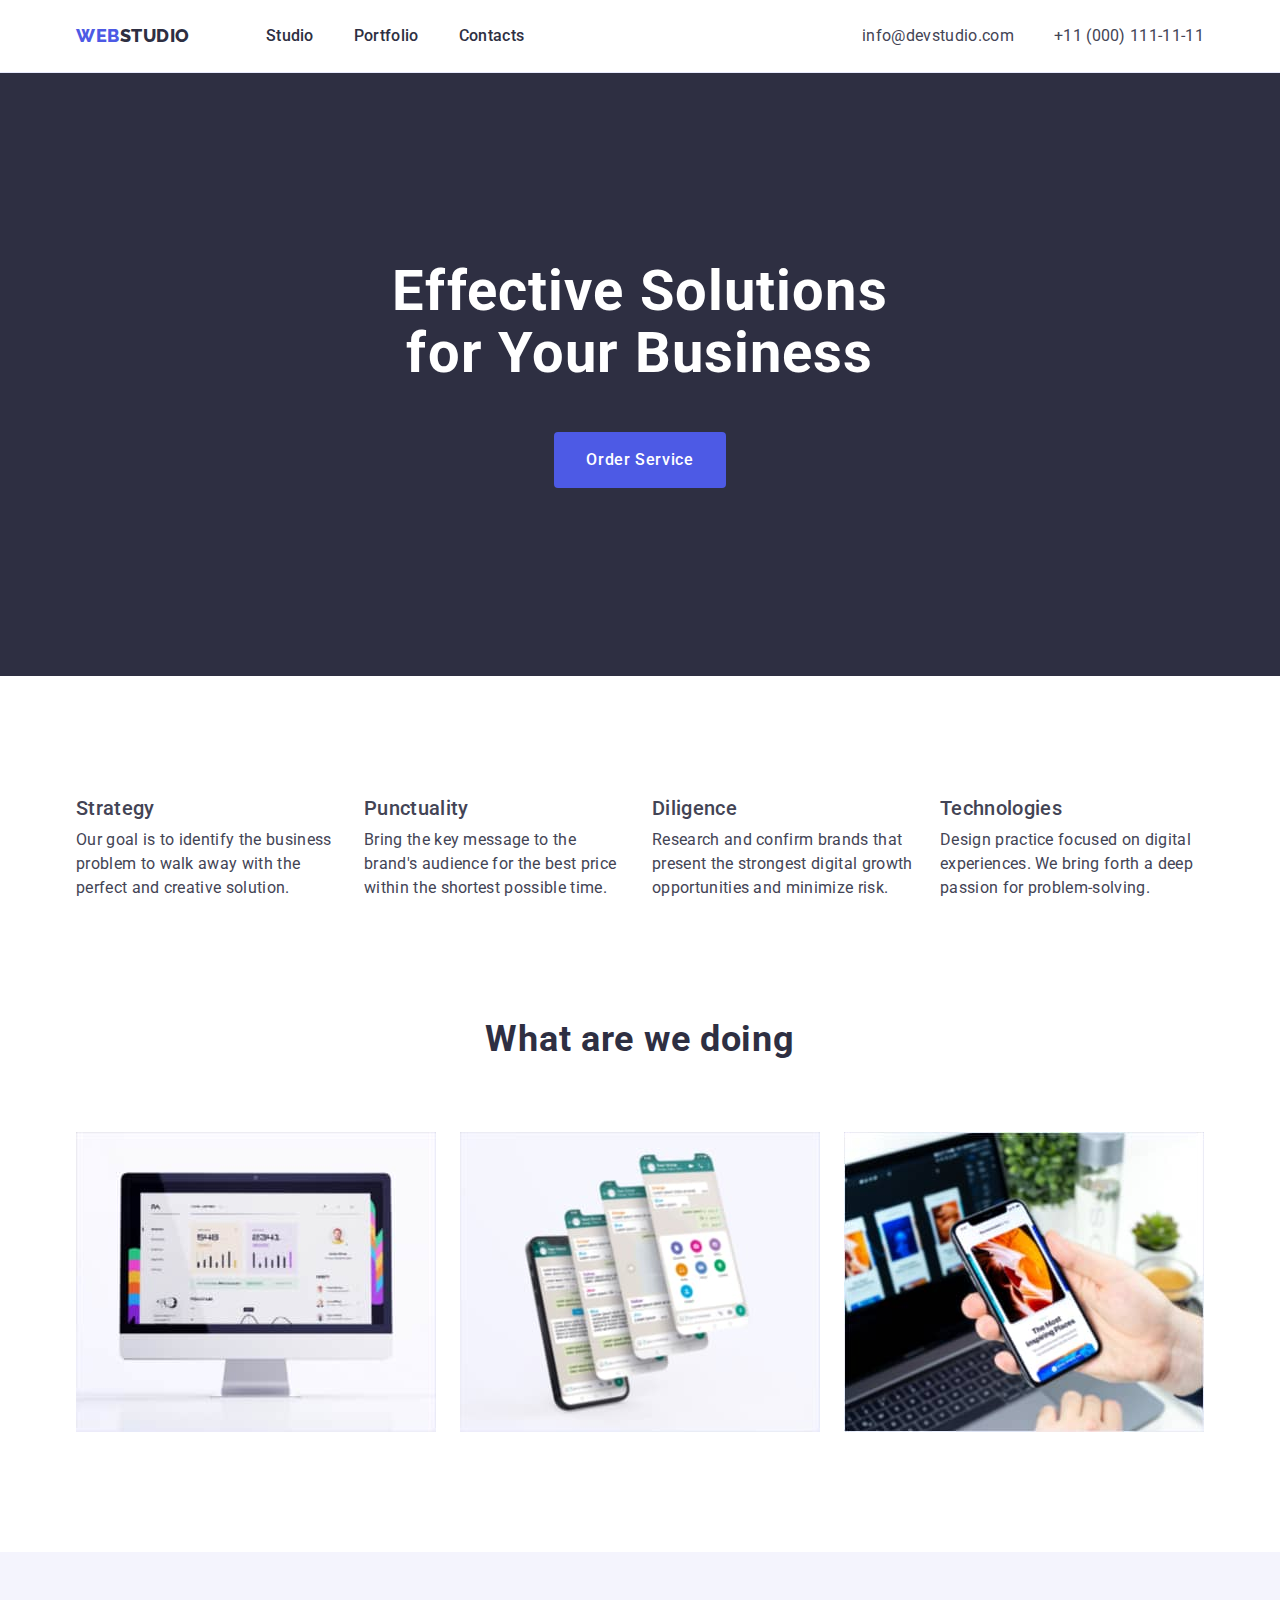
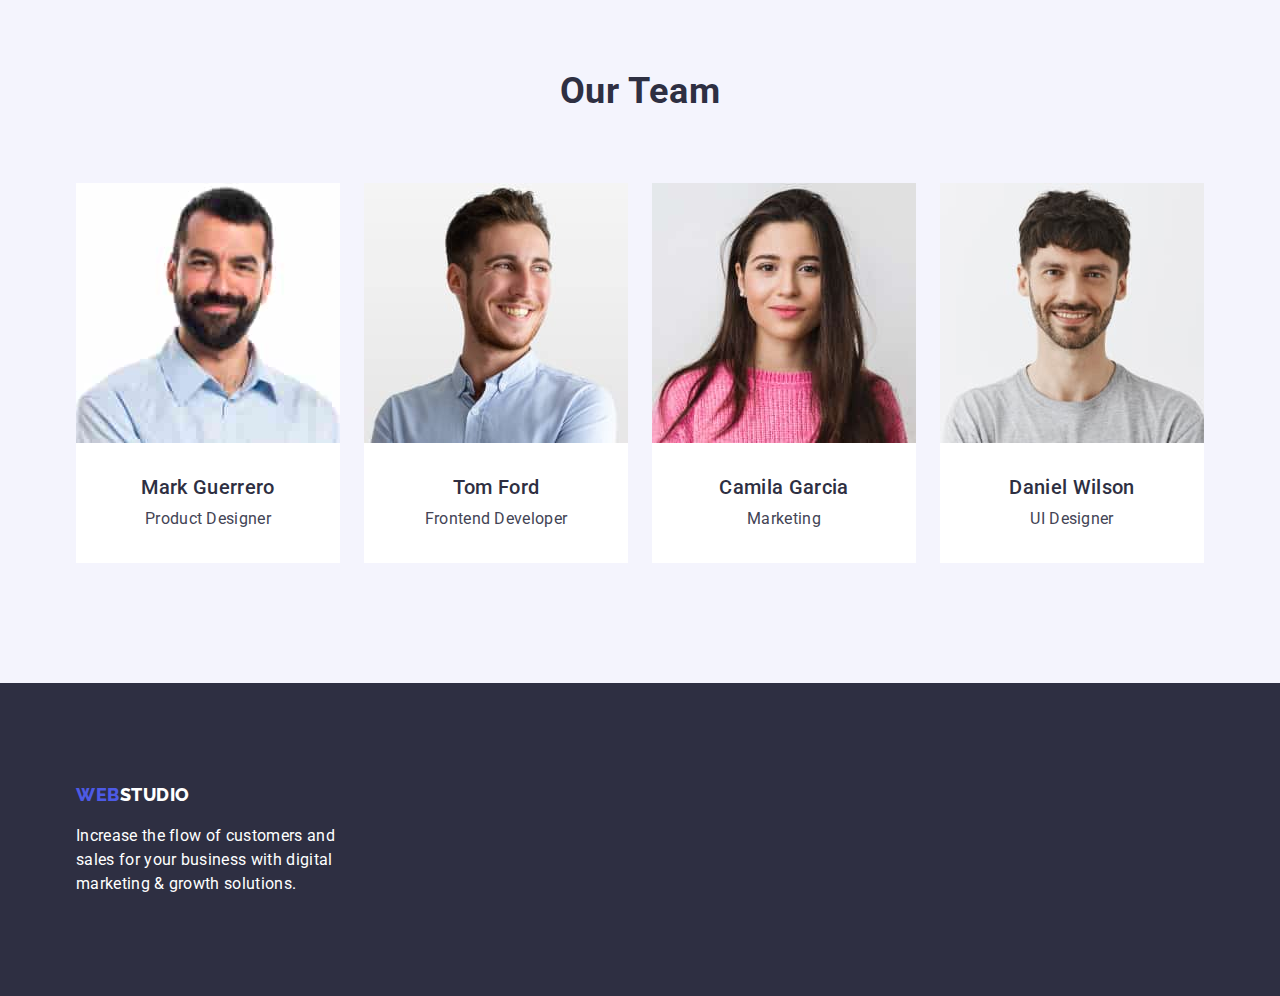
<file: index.html>
<!DOCTYPE html>
<html lang="en">
  <head>
    <meta charset="UTF-8" />
    <meta http-equiv="X-UA-Compatible" content="IE=edge" />
    <meta name="viewport" content="width=device-width, initial-scale=1.0" />
    <title>WebStudio</title>

    <link
      href="https://fonts.googleapis.com/css2?family=Raleway:wght@800&family=Roboto+Condensed&family=Roboto:wght@400;500;700&display=swap"
      rel="stylesheet"
    />
    <link
      rel="stylesheet"
      href="https://cdnjs.cloudflare.com/ajax/libs/modern-normalize/1.1.0/modern-normalize.min.css"
    />
    <link rel="stylesheet" href="./css/style.css" />
  </head>
  <body>
    <header class="page-hader">
      <!--navigation-->
      <div class="container">
        <div class="header-section">
          <nav class="nav-block">
            <a href="./index.html" class="logo"
              ><span class="logo-part">Web</span>Studio</a
            >
            <ul class="navbar">
              <li class="navbar-list item list">
                <a href="./index.html" class="navbar-link">Studio</a>
              </li>
              <li class="navbar-list item list">
                <a href="./portfolio.html" class="navbar-link">Portfolio</a>
              </li>
              <li class="navbar-list item list">
                <a href="" class="navbar-link">Contacts</a>
              </li>
            </ul>
          </nav>

          <address class="address">
            <ul class="address-block">
              <li class="contacts-list item list">
                <a href="mailto:info@devstudio.com" class="contacts-mail"
                  >info@devstudio.com</a
                >
              </li>
              <li class="contacts-list item list">
                <a href="tel:+110001111111" class="contacts-tel"
                  >+11 (000) 111-11-11</a
                >
              </li>
            </ul>
          </address>
        </div>
      </div>
    </header>

    <!--main informarion, hero-->
    <main>
      <section class="hero-page">
        <div class="container">
          <h1 class="hero-title">
            Effective Solutions <br />
            for Your Business
          </h1>
          <button class="hero-btn" type="button">Order Service</button>
        </div>
      </section>

      <!--Features-->

      <section class="features-block">
        <div class="container">
          <h2 class="visually-hidden">Features</h2>
          <ul class="features">
            <li class="features-list item list">
              <h3 class="features-title title">Strategy</h3>

              <p class="features-text">
                Our goal is to identify the business problem to walk away with
                the perfect and creative solution.
              </p>
            </li>
            <li class="features-list item list">
              <h3 class="features-title title">Punctuality</h3>

              <p class="features-text">
                Bring the key message to the brand's audience for the best price
                within the shortest possible time.
              </p>
            </li>
            <li class="features-list item list">
              <h3 class="features-title title">Diligence</h3>
              <p class="features-text">
                Research and confirm brands that present the strongest digital
                growth opportunities and minimize risk.
              </p>
            </li>
            <li class="features-list item list">
              <h3 class="features-title title">Technologies</h3>

              <p class="features-text">
                Design practice focused on digital experiences. We bring forth a
                deep passion for problem-solving.
              </p>
            </li>
          </ul>
        </div>
      </section>

      <!--competence-->

      <section>
        <div class="container">
          <div class="work-image">
            <h2 class="work-title title">What are we doing</h2>
            <ul class="image-set">
              <li class="work-list item list">
                <img
                  src="./images/new_images/photo1.jpg"
                  width="360"
                  height="300"
                  alt="computer monitor"
                />
              </li>
              <li class="work-list item list">
                <img
                  src="./images/new_images/photo2.jpg"
                  width="360"
                  height="300"
                  alt="slides"
                />
              </li>
              <li class="work-list item list">
                <img
                  src="./images/new_images/photo3.jpg"
                  width="360"
                  height="300"
                  alt="phone in hand"
                />
              </li>
            </ul>
          </div>
        </div>
      </section>

      <!--team-->

      <section class="team-section">
        <div class="container">
          <div class="team">
            <h2 class="team-title">Our Team</h2>
            <ul class="team-list list">
              <li class="team-block item">
                <img
                  src="./images/team/Mark.jpg"
                  width="264"
                  alt="Mark Guerrero Product Designer"
                  class="team-image"
                />
                <div class="team-content">
                  <h3 class="team-member title">Mark Guerrero</h3>
                  <p class="team-text">Product Designer</p>
                </div>
              </li>

              <li class="team-block item">
                <img src="./images/team/Tom.jpg" width="264" alt="Tom Ford" />

                <div class="team-content">
                  <h3 class="team-member title">Tom Ford</h3>
                  <p class="team-text">Frontend Developer</p>
                </div>
              </li>

              <li class="team-block item">
                <img
                  src="./images/team/Camila.jpg"
                  width="264"
                  alt="Camila Garcia Marketing"
                />
                <div class="team-content">
                  <h3 class="team-member title">Camila Garcia</h3>
                  <p class="team-text">Marketing</p>
                </div>
              </li>

              <li class="team-block item">
                <img
                  src="./images/team/Daniel.jpg"
                  width="264"
                  alt="Tom Ford Frontend Developer"
                />
                <div class="team-content">
                  <h3 class="team-member title" title>Daniel Wilson</h3>
                  <p class="team-text">UI Designer</p>
                </div>
              </li>
            </ul>
          </div>
        </div>
      </section>
    </main>

    <!--footer-->

    <footer class="footer">
      <div class="container">
        <div class="footer-block">
          <div class="footer-logo">
            <a href="./index.html" class="logo"
              ><span class="logo-part">Web</span
              ><span class="logo-second">Studio</span></a
            >
          </div>
          <p class="footer-text">
            Increase the flow of customers and sales for your business with
            digital marketing & growth solutions.
          </p>
        </div>
      </div>
    </footer>
  </body>
</html>
</file>
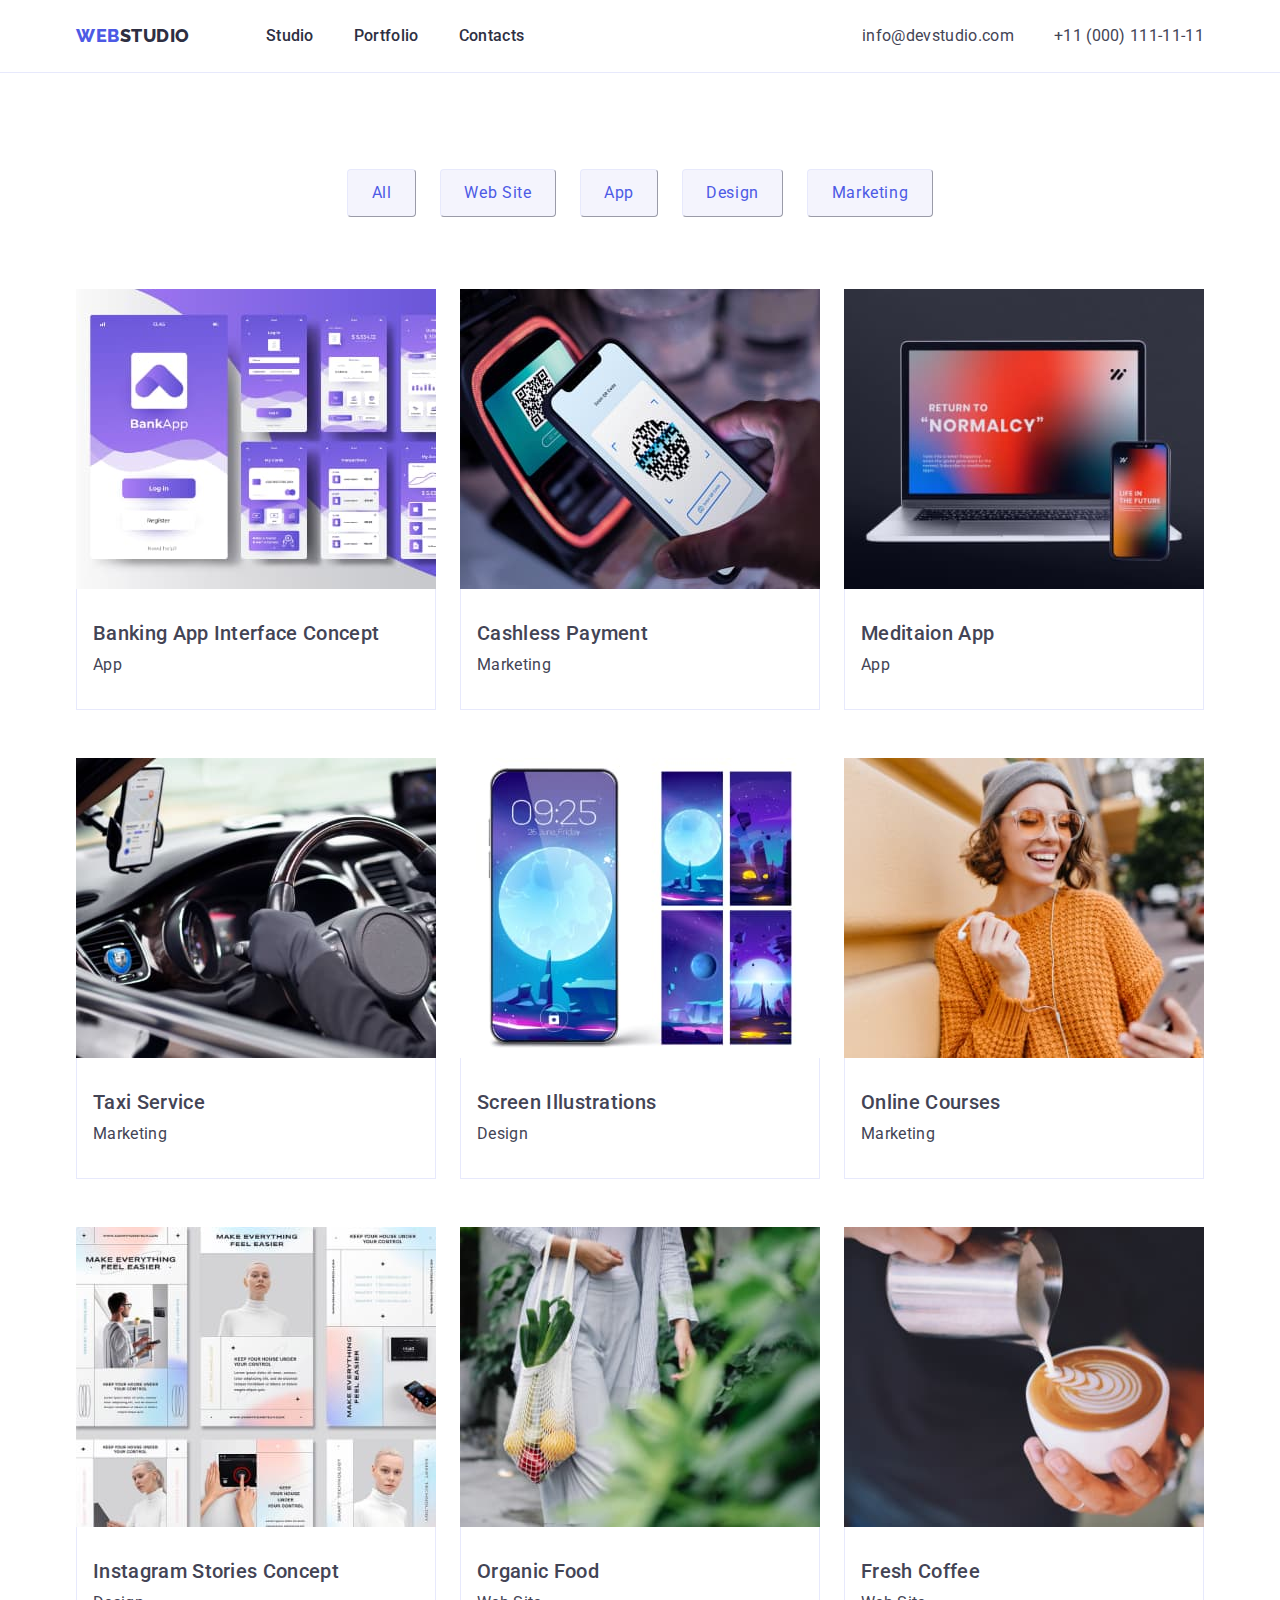
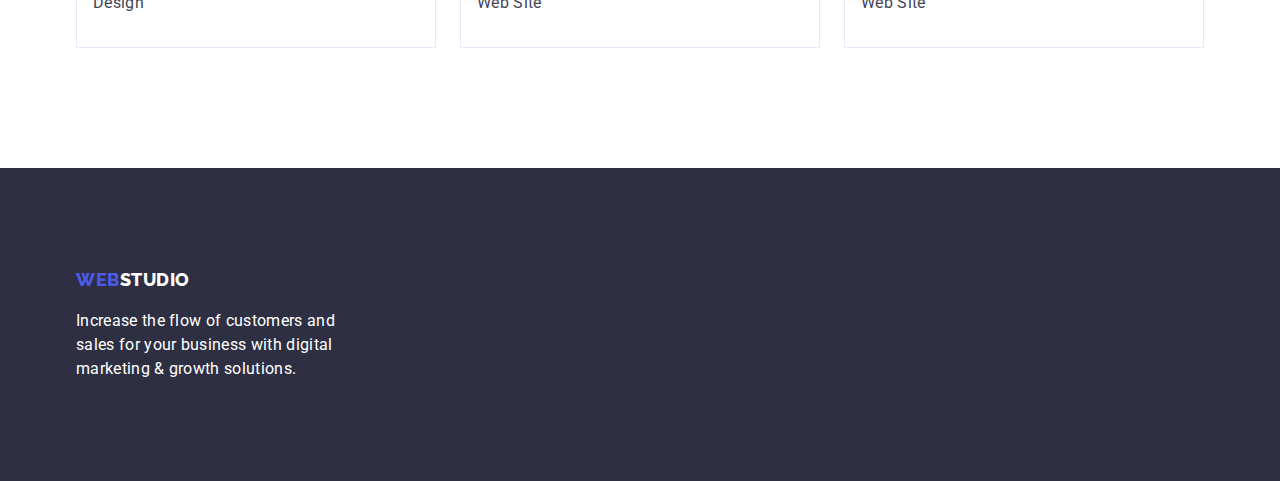
<file: portfolio.html>
<!DOCTYPE html>
<html lang="en">
  <head>
    <meta charset="UTF-8" />
    <meta http-equiv="X-UA-Compatible" content="IE=edge" />
    <meta name="viewport" content="width=device-width, initial-scale=1.0" />
    <title>Portfolio</title>
    <link
      href="https://fonts.googleapis.com/css2?family=Raleway:wght@800&family=Roboto+Condensed&family=Roboto:wght@400;500;700&display=swap"
      rel="stylesheet"
    />
    <link
      rel="stylesheet"
      href="https://cdnjs.cloudflare.com/ajax/libs/modern-normalize/1.1.0/modern-normalize.min.css"
    />
    <link rel="stylesheet" href="./css/style.css" />
  </head>
  <body>
    <header class="page-hader">
      <!--navigation-->
      <div class="container">
        <div class="header-section">
          <nav class="nav-block">
            <a href="./index.html" class="logo"
              ><span class="logo-part">Web</span>Studio</a
            >
            <ul class="navbar">
              <li class="navbar-list item list">
                <a href="./index.html" class="navbar-link">Studio</a>
              </li>
              <li class="navbar-list item list">
                <a href="./portfolio.html" class="navbar-link">Portfolio</a>
              </li>
              <li class="navbar-list item list">
                <a href="" class="navbar-link">Contacts</a>
              </li>
            </ul>
          </nav>

          <address class="address">
            <ul class="address-block">
              <li class="contacts-list item list">
                <a href="mailto:info@devstudio.com" class="contacts-mail"
                  >info@devstudio.com</a
                >
              </li>
              <li class="contacts-list item list">
                <a href="tel:+110001111111" class="contacts-tel"
                  >+11 (000) 111-11-11</a
                >
              </li>
            </ul>
          </address>
        </div>
      </div>
    </header>
    <!--portfolio-->
    <section class="portfolio">
      <div class="container">
        <h1 class="visually-hidden">buttons block</h1>
        <ul class="buttons-list list">
          <li class="button-item item">
            <button type="button" class="all">All</button>
          </li>

          <li class="button-item item">
            <button type="button" class="website">Web Site</button>
          </li>

          <li class="button-item item">
            <button type="button" class="app">App</button>
          </li>

          <li class="button-item item">
            <button type="button" class="design">Design</button>
          </li>

          <li class="button-item item">
            <button type="button" class="marketting">Marketing</button>
          </li>
        </ul>
      </div>
      <div class="container">
        <div class="porfolio-card">
          <ul class="portfilio-block">
            <li class="portfolio-list item list">
              <img
                src="./images/portfolio/bankapp.jpg"
                width="360"
                height="300"
                alt="example mobile banking app"
                class="image"
              />
              <div class="portfolio-content">
                <h2 class="portfolio-title title">
                  Banking App Interface Concept
                </h2>
                <p class="portfolio-text">App</p>
              </div>
            </li>
            <li class="portfolio-list item list">
              <img
                src="./images/portfolio/nfc.jpg"
                width="360"
                height="300"
                alt="example cashless payment"
              />
              <div class="portfolio-content">
                <h2 class="portfolio-title title">Cashless Payment</h2>
                <p class="portfolio-text">Marketing</p>
              </div>
            </li>
            <li class="portfolio-list item list">
              <img
                src="./images/portfolio/maditationapp.jpg"
                width="360"
                height="300"
                alt="example maditation app on lap top"
              />
              <div class="portfolio-content">
                <h2 class="portfolio-title title">Meditaion App</h2>
                <p class="portfolio-text">App</p>
              </div>
            </li>
            <li class="portfolio-list item list">
              <img
                src="./images/portfolio/taxiapp.jpg"
                width="360"
                height="300"
                alt="driver watching mobile taxi app"
              />
              <div class="portfolio-content">
                <h2 class="portfolio-title title">Taxi Service</h2>
                <p class="portfolio-text">Marketing</p>
              </div>
            </li>
            <li class="portfolio-list item list">
              <img
                src="./images/portfolio/screen.jpg"
                width="360"
                height="300"
                alt="mobile phone screen with 4 kinds of pictures"
              />
              <div class="portfolio-content">
                <h2 class="portfolio-title title">Screen Illustrations</h2>
                <p class="portfolio-text">Design</p>
              </div>
            </li>

            <li class="portfolio-list item list">
              <img
                src="./images/portfolio/courses.jpg"
                width="360"
                height="300"
                alt="red hair girl watching phone and smile"
              />
              <div class="portfolio-content">
                <h2 class="portfolio-title title">Online Courses</h2>
                <p class="portfolio-text">Marketing</p>
              </div>
            </li>
            <li class="portfolio-list item list">
              <img
                src="./images/portfolio/instagram.jpg"
                width="360"
                height="300"
                alt="collage different instagram pages style"
              />
              <div class="portfolio-content">
                <h2 class="portfolio-title title">Instagram Stories Concept</h2>
                <p class="portfolio-text">Design</p>
              </div>
            </li>
            <li class="portfolio-list item list">
              <img
                src="./images/portfolio/food.jpg"
                width="360"
                height="300"
                alt="a woman carries fresh vegetables"
              />
              <div class="portfolio-content">
                <h2 class="portfolio-title title">Organic Food</h2>
                <p class="portfolio-text">Web Site</p>
              </div>
            </li>
            <li class="portfolio-list item list">
              <img
                src="./images/portfolio/cofeee.jpg"
                width="360"
                height="300"
                alt="barista pours coffee into a cup"
              />
              <div class="portfolio-content">
                <h2 class="portfolio-title title">Fresh Coffee</h2>
                <p class="portfolio-text">Web Site</p>
              </div>
            </li>
          </ul>
        </div>
      </div>
    </section>

    <!--footer-->
    <footer class="footer">
      <div class="container">
        <div class="footer-block">
          <div class="footer-logo">
            <a href="./index.html" class="logo"
              ><span class="logo-part">Web</span
              ><span class="logo-second">Studio</span></a
            >
          </div>
          <p class="footer-text">
            Increase the flow of customers and sales for your business with
            digital marketing & growth solutions.
          </p>
        </div>
      </div>
    </footer>
  </body>
</html>
</file>
<file: css/style.css>
/*----------special properties-------*/
:root {
  --primery-text-color: #434455;
  --title-text-color: #2e2f42;
  --accent-color: #4d5ae5;
  --accent-color-hover: #404bbf;
  --primary-bg-color: #ffffff;
  --secodary-text-color: #ffffff;
  --main-bcg-color: #f4f4fd;
  --button-main-color: #f4f4fd;
  --button-border-color: #e7e9fc;
  --main-small-space: 24px;
  --main-large-spase: 120px;
}
.visually-hidden {
  position: absolute;
  width: 1px;
  height: 1px;
  margin: -1px;
  border: 0;
  padding: 0;

  white-space: nowrap;
  clip-path: inset(100%);
  clip: rect(0 0 0 0);
  overflow: hidden;
}
/*------------global-----------------*/

body {
  color: var(--primery-text-color);
  font-family: "Roboto", sans-serif;
  font-size: 16px;
  line-height: 1.5;
  letter-spacing: 0.02em;
  margin: 0px;
}

.list {
  list-style: none;
}

.title {
  font-size: 20px;
  font-weight: 500;
  line-height: 1.2;
}

h1,
h2,
h3,
ul,
p {
  padding: 0;
  margin: 0;
}

.container {
  width: 1158px;
  padding-left: 15px;
  padding-right: 15px;
  margin-right: auto;
  margin-left: auto;
}
img {
  display: block;
  max-width: 100%;
  height: auto;
}

/*---header----*/
.page-hader {
  padding: var(--main-small-space);
  border-bottom: 1px solid var(--button-border-color);
}
.header-section {
  display: flex;
}

/*-------------block nav-----------*/

/*-------------logo----------------*/
.logo {
  color: var(--title-text-color);
  font-family: Raleway;
  font-weight: 800;
  font-size: 18px;
  line-height: 1.33;
  letter-spacing: 0.03em;
  text-decoration: none;
  text-transform: uppercase;
}
.logo-part {
  color: var(--accent-color);
}
.logo-second {
  color: var(--secodary-text-color);
}

.nav-block {
  display: flex;
}

.navbar {
  display: flex;
  margin-left: 76px;
  gap: 40px;
}

.navbar-link {
  font-size: 16px;
  font-weight: 500;
  text-decoration: none;
  color: var(--title-text-color);
}

.navbar-link:hover,
.navbar-link:focus {
  color: var(--accent-color-hover);
}

/*-----------address block----------*/
.address {
  margin-left: auto;
}
.address-block {
  display: flex;
  gap: 40px;
}

.contacts-mail,
.contacts-tel {
  text-decoration: none;
  color: var(--primery-text-color);
  font-size: 16px;
  font-style: normal;
}

.contacts-mail:hover,
.contacts-mail:focus {
  color: var(--accent-color-hover);
}
.contacts-tel:hover,
.contacts-tel:focus {
  color: var(--accent-color-hover);
}
/*-------------block nav-----------*/

/*------------------hero block--------*/
.hero-page {
  background-color: #2e2f42;
  color: var(--secodary-text-color);

  margin-bottom: var(--main-large-spase);
  margin-left: auto;
  margin-right: auto;
  padding-top: 188px;
  padding-bottom: 188px;
  text-align: center;
}

.hero-title {
  font-weight: 700;
  font-size: 56px;
  line-height: 1.1;
  letter-spacing: 0.02em;

  margin-bottom: 48px;
}

.hero-btn {
  display: block;
  border-radius: 4px;
  min-width: 169px;
  padding: 16px 32px;
  margin: 0 auto;
  border: none;

  color: var(--secodary-text-color);
  background-color: var(--accent-color);
  font-weight: 500;
  letter-spacing: 0.04em;
  line-height: 1.5;

  cursor: pointer;
}

.hero-btn:hover,
.hero-btn:focus {
  background-color: var(--accent-color-hover);
}
/*------------------features-------------*/
.features-block {
  margin-bottom: var(--main-large-spase);
}

.features {
  display: flex;
  gap: var(--main-small-space);
}
.features-list {
}

.features-title {
  margin-bottom: 8px;
}

.features-text {
  min-width: 264px;
  text-align: left;
}

/*------------------competence------------*/

.work-title {
  color: var(--title-text-color);
  font-size: 36px;
  font-weight: 700;
  line-height: 1.1;
  letter-spacing: 0.02em;
  margin-bottom: 72px;
  text-align: center;
}
.work-list {
  margin-left: var(--main-small-space);
}
.work-list:first-child {
  margin-left: 0;
}
.image-set {
  display: flex;
  flex-basis: calc(100% / 3);
  margin: 0;
}
.work-image {
  margin-bottom: var(--main-large-spase);
}

/*---------------------team---------------*/
.team-section {
  background-color: var(--button-main-color);

  margin-right: auto;
  margin-left: auto;
}

.team {
  padding-top: var(--main-large-spase);
  padding-bottom: var(--main-large-spase);
  align-content: center;
}
.team-title {
  color: var(--title-text-color);
  font-size: 36px;
  font-weight: 700;
  line-height: 1.1;
  letter-spacing: 0.02em;
  text-align: center;
  margin-bottom: 72px;
}
.team-list {
  display: flex;
  gap: var(--main-small-space);
}
.team-block {
  background-color: var(--primary-bg-color);
}
.team-content {
  padding: 32px 16px;
  text-align: center;
}
.team-member {
  color: var(--title-text-color);
  margin-bottom: 8px;
}
.team-image {
  background-color: var(--primary-bg-color);
}

/*-------------------footer----------------*/
.footer {
  color: var(--secodary-text-color);
  background-color: #2e2f42;

  margin-right: auto;
  margin-left: auto;
  padding: 100px 0 100px 0;
}

.footer-block {
  width: 264px;
}
.footer-logo {
  margin-bottom: 16px;
}

/*-------------<page portfolio>------------*/

/*----------------buttons------------------*/

.buttons-list {
  display: flex;
  justify-content: center;

  padding-top: 96px;
  margin-bottom: 72px;
  gap: var(--main-small-space);
}

.button-item .all {
  border-color: var(--button-border-color);
  background-color: var(--button-main-color);
  color: var(--accent-color);
  border-radius: 4px;
  border-width: 1px;
  width: 69px;
  height: 48px;
  line-height: 1.5;
  text-align: center;
  letter-spacing: 0.04em;

  cursor: pointer;
}

.button-item .all:hover,
.button-item .all:focus {
  border-color: var(--button-border-color);
  background-color: var(--accent-color-hover);
  color: var(--secodary-text-color);
  border-color: var(--accent-color-hover);
  border-radius: 4px;
  border-width: 1px;
}

.button-item .website {
  border-color: var(--button-border-color);
  background-color: var(--button-main-color);
  color: var(--accent-color);
  border-radius: 4px;
  border-width: 1px;

  width: 116px;
  height: 48px;
  font-size: 16px;
  line-height: 1.5;
  text-align: center;
  letter-spacing: 0.04em;

  cursor: pointer;
}
.button-item .website:hover,
.button-item .website:focus {
  border-color: var(--button-border-color);
  background-color: var(--accent-color-hover);
  color: var(--secodary-text-color);
  border-color: var(--accent-color-hover);
  border-radius: 4px;
  border-width: 1px;
}

.button-item .app {
  border-color: var(--button-border-color);
  background-color: var(--button-main-color);
  color: var(--accent-color);
  border-radius: 4px;
  border-width: 1px;
  width: 78px;
  height: 48px;
  line-height: 1.5;
  text-align: center;
  letter-spacing: 0.04em;
  cursor: pointer;
}
.button-item .app:hover,
.button-item .app:focus {
  border-color: var(--button-border-color);
  background-color: var(--accent-color-hover);
  color: var(--secodary-text-color);
  border-radius: 4px;
  border-width: 1px;
  border-color: var(--accent-color-hover);
}

.button-item .design {
  border-color: var(--button-border-color);
  background-color: var(--button-main-color);
  color: var(--accent-color);
  border-radius: 4px;
  border-width: 1px;
  width: 101px;
  height: 48px;
  line-height: 1.5;
  text-align: center;
  letter-spacing: 0.04em;
  cursor: pointer;
}
.button-item .design:hover,
.button-item .design:focus {
  background-color: var(--accent-color-hover);
  color: var(--secodary-text-color);
  border-color: var(--accent-color-hover);
}

.button-item .marketting {
  border-color: var(--button-border-color);
  background-color: var(--button-main-color);
  color: var(--accent-color);
  border-radius: 4px;
  border-width: 1px;
  width: 126px;
  height: 48px;
  line-height: 1.5;

  letter-spacing: 0.04em;
  cursor: pointer;
}
.button-item .marketting:hover,
.button-item .marketting:focus {
  border-color: var(--button-border-color);
  background-color: var(--accent-color-hover);
  color: var(--secodary-text-color);
  border-color: var(--accent-color-hover);
}

/*-------------portfolio----------------*/
.portfolio {
  margin-bottom: 120px;
}

.portfilio-block {
  padding: 0;
  margin: 0;
  display: flex;
  flex-wrap: wrap;
}
.portfilio-block .list {
  margin-top: 48px;
  margin-right: var(--main-small-space);
}
.portfilio-block .list:nth-child(-n + 3) {
  margin-top: 0;
}
.portfilio-block .list:nth-child(3n) {
  margin-right: 0px;
}

.portfolio-content {
  padding-top: 32px;
  padding-left: 16px;
  padding-bottom: 32px;
  text-align: left;
  border: 1px solid var(--button-border-color);
  border-top: none;
}
.portfolio-title {
  margin-bottom: 8px;
}

.portfolio-text {
  font-size: 16px;
  font-weight: 400;
}
</file>
